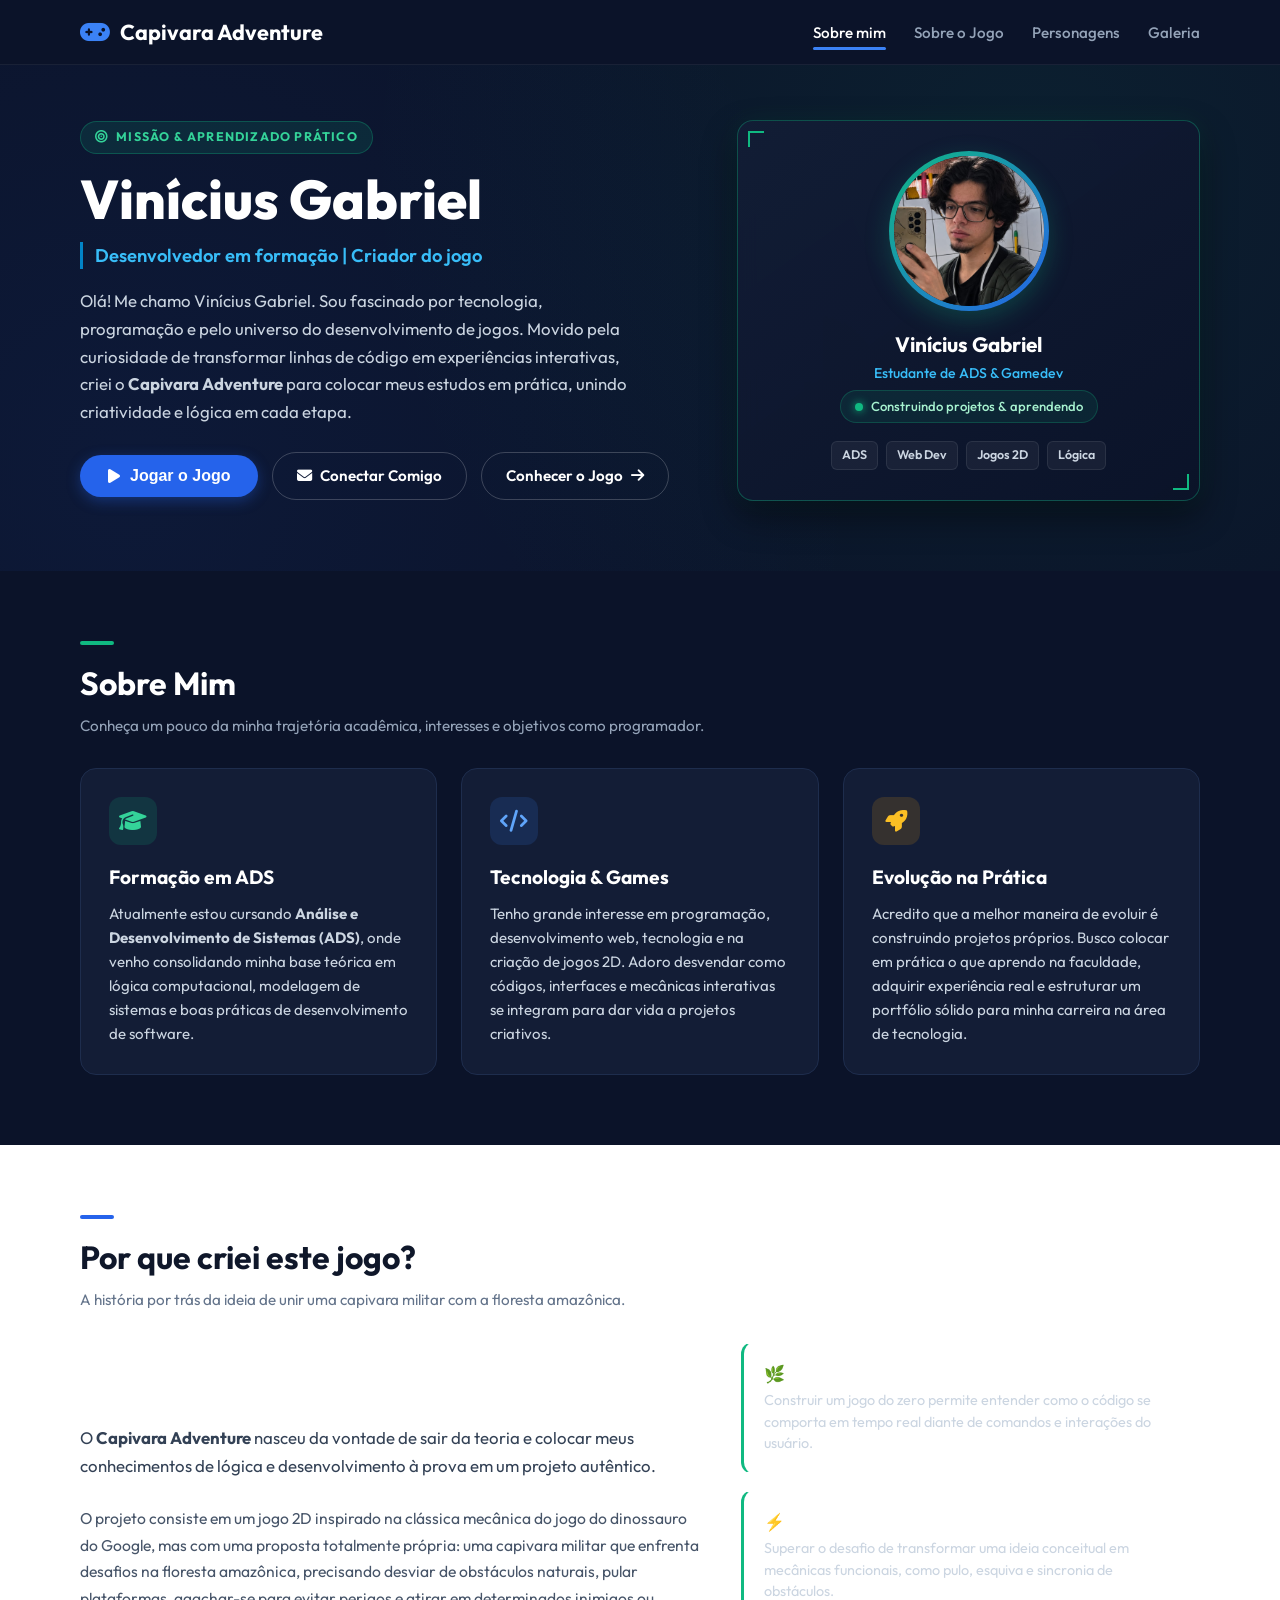
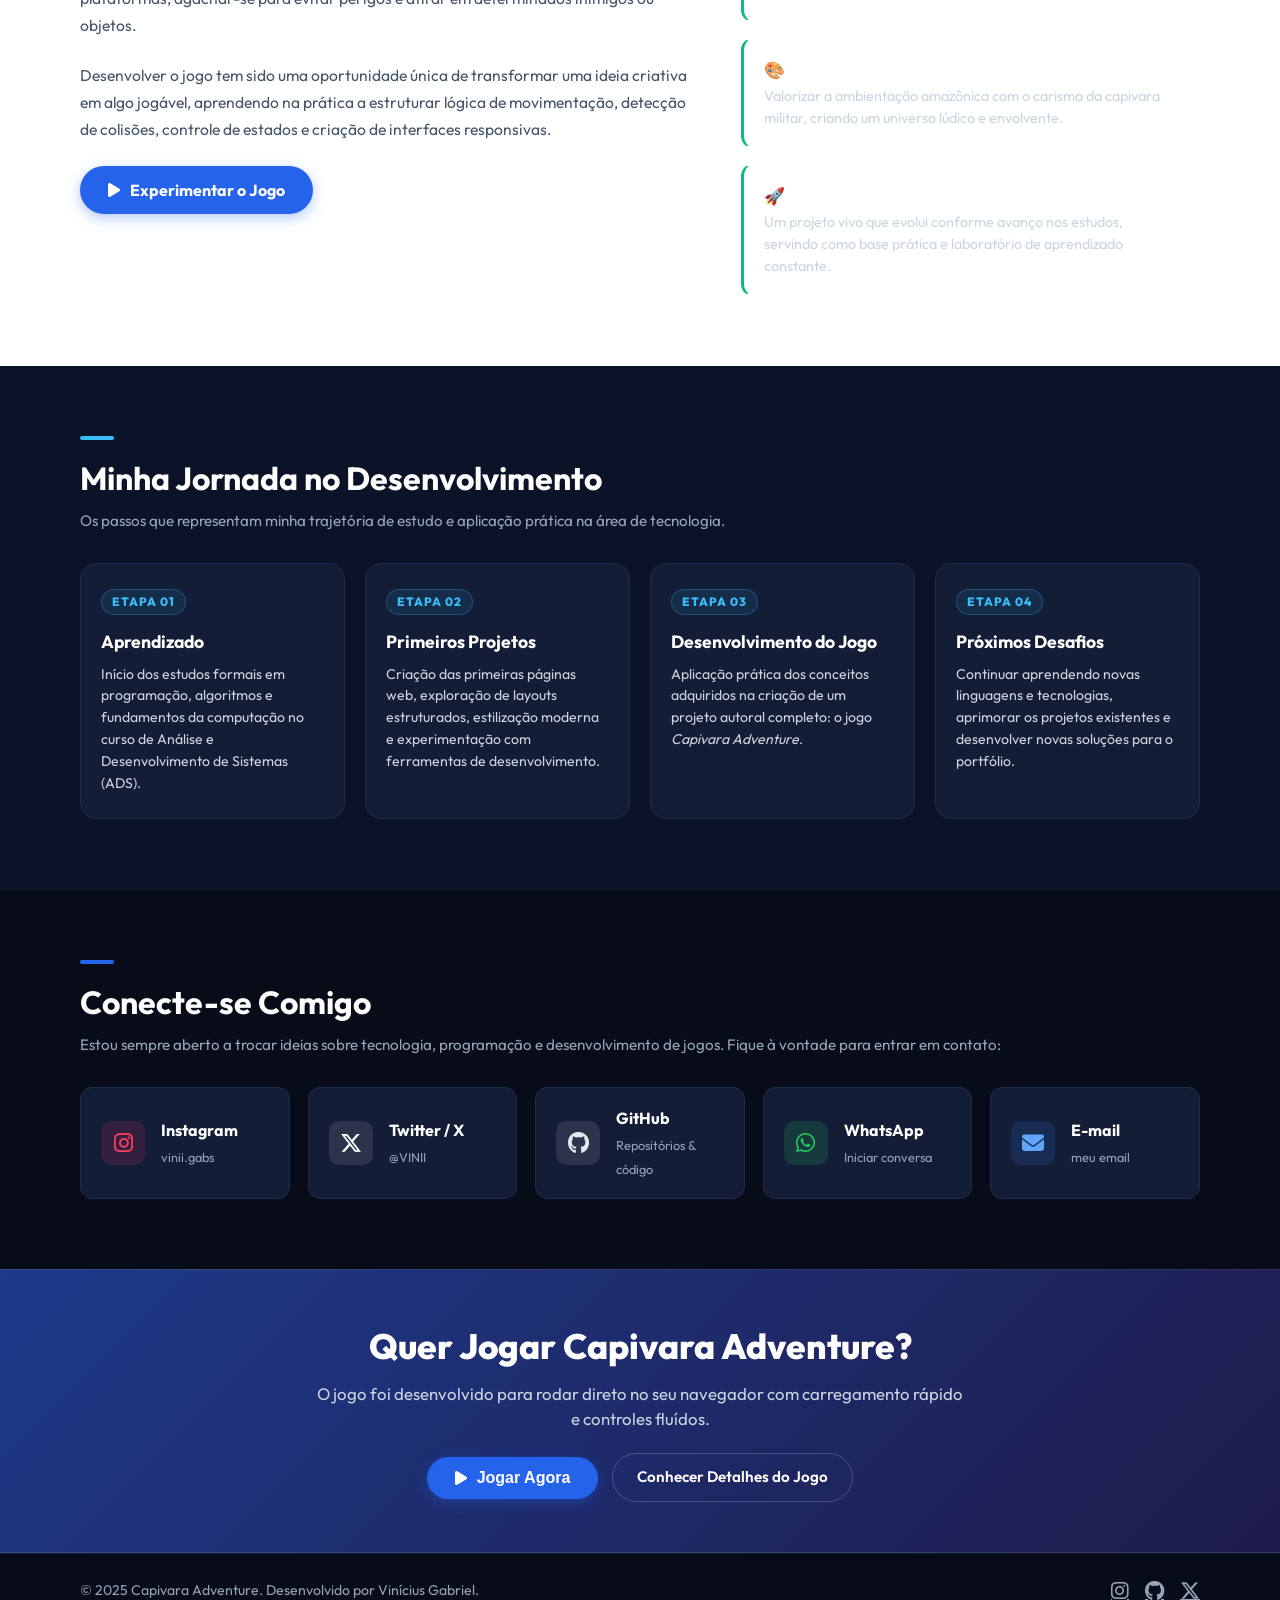
<file: index.html>
<!DOCTYPE html>
<html lang="pt-BR">
<head>
  <meta charset="UTF-8">
  <meta name="viewport" content="width=device-width, initial-scale=1.0">
  <title>Vinícius Gabriel - Sobre Mim | Desenvolvedor & Criador de Capivara Adventure</title>
  <meta name="description" content="Conheça Vinícius Gabriel, desenvolvedor em formação e criador do jogo Capivara Adventure. Trajetória, objetivos, motivação do projeto e canais de contato.">
  <link rel="preconnect" href="https://fonts.googleapis.com">
  <link rel="preconnect" href="https://fonts.gstatic.com" crossorigin>
  <link href="https://fonts.googleapis.com/css2?family=Outfit:wght@400;500;600;700;800&display=swap" rel="stylesheet">
  <link rel="stylesheet" href="https://cdnjs.cloudflare.com/ajax/libs/font-awesome/6.5.1/css/all.min.css">
  <link rel="stylesheet" href="style.css">
</head>
<body>

  <!-- Header / Navbar Padronizado -->
  <header class="navbar" id="topo">
    <div class="container nav-content">
      <a href="index.html" class="logo" id="logoLink" title="Capivara Adventure">
        <i class="fa-solid fa-gamepad logo-icon"></i>
        <span>Capivara Adventure</span>
      </a>
      <nav aria-label="Navegação Principal">
        <ul class="nav-links">
          <li><a href="index.html" class="nav-link active" id="navSobreMim">Sobre mim</a></li>
          <li><a href="sobre.html" class="nav-link" id="navSobre">Sobre o Jogo</a></li>
          <li><a href="personagens.html" class="nav-link" id="navPersonagens">Personagens</a></li>
          <li><a href="galeria.html" class="nav-link" id="navGaleria">Galeria</a></li>
        </ul>
      </nav>
    </div>
  </header>

  <!-- 3. Seção de Apresentação (Hero do Desenvolvedor) -->
  <section class="dev-hero">
    <div class="container dev-hero-grid">
      <div class="dev-hero-info">
        <div class="dev-kicker">
          <i class="fa-solid fa-bullseye"></i>
          Missão & Aprendizado Prático
        </div>
        <h1 class="dev-name">Vinícius Gabriel</h1>
        <div class="dev-role-badge">Desenvolvedor em formação | Criador do jogo</div>
        <p class="dev-bio">
          Olá! Me chamo Vinícius Gabriel. Sou fascinado por tecnologia, programação e pelo universo do desenvolvimento de jogos. Movido pela curiosidade de transformar linhas de código em experiências interativas, criei o <strong>Capivara Adventure</strong> para colocar meus estudos em prática, unindo criatividade e lógica em cada etapa.
        </p>

        <div class="hero-buttons">
          <button class="btn-play" id="btnJogarDev" type="button" onclick="window.location.href='game/indexx.html'">
            <i class="fa-solid fa-play"></i>
            Jogar o Jogo
          </button>
          <a href="#contato" class="btn-outline" id="btnContatoDev">
            <i class="fa-solid fa-envelope"></i>
            Conectar Comigo
          </a>
          <a href="sobre.html" class="btn-outline" id="btnConhecerJogoDev">
            Conhecer o Jogo <i class="fa-solid fa-arrow-right"></i>
          </a>
        </div>
      </div>

      <!-- Card Tático de Perfil do Desenvolvedor -->
      <div class="dev-avatar-card">
        <div class="dev-avatar-frame">
          <div class="dev-avatar-inner">
            <img src="assets/WhatsApp Image 2026-10-13 at 20.32.18 (1).jpeg" alt="Vinícius Gabriel">
          </div>
        </div>
        <h3 style="font-size: 1.3rem; font-weight: 700; color: #ffffff; margin-bottom: 2px;">Vinícius Gabriel</h3>
        <p style="font-size: 0.88rem; color: #38bdf8; font-weight: 500;">Estudante de ADS & Gamedev</p>
        
        <div class="dev-status-pill">
          <span class="status-dot"></span>
          <span>Construindo projetos & aprendendo</span>
        </div>

        <div class="dev-tags-row">
          <span class="dev-tag">ADS</span>
          <span class="dev-tag">Web Dev</span>
          <span class="dev-tag">Jogos 2D</span>
          <span class="dev-tag">Lógica</span>
        </div>
      </div>
    </div>
  </section>

  <!-- 4. Seção "Sobre mim" -->
  <section class="section section-dark" id="sobre-mim">
    <div class="container">
      <div class="dash-indicator" style="background-color: #10b981;"></div>
      <h2 class="section-title text-white">Sobre Mim</h2>
      <p class="section-subtitle">Conheça um pouco da minha trajetória acadêmica, interesses e objetivos como programador.</p>

      <div class="about-cards-grid">
        <!-- Card 1: Formação Acadêmica -->
        <div class="about-card">
          <div class="about-card-icon icon-green-trans">
            <i class="fa-solid fa-graduation-cap"></i>
          </div>
          <h3>Formação em ADS</h3>
          <p>
            Atualmente estou cursando <strong>Análise e Desenvolvimento de Sistemas (ADS)</strong>, onde venho consolidando minha base teórica em lógica computacional, modelagem de sistemas e boas práticas de desenvolvimento de software.
          </p>
        </div>

        <!-- Card 2: Interesses Tecnológicos -->
        <div class="about-card">
          <div class="about-card-icon icon-blue-trans">
            <i class="fa-solid fa-code"></i>
          </div>
          <h3>Tecnologia & Games</h3>
          <p>
            Tenho grande interesse em programação, desenvolvimento web, tecnologia e na criação de jogos 2D. Adoro desvendar como códigos, interfaces e mecânicas interativas se integram para dar vida a projetos criativos.
          </p>
        </div>

        <!-- Card 3: Prática e Portfólio -->
        <div class="about-card">
          <div class="about-card-icon icon-amber-trans">
            <i class="fa-solid fa-rocket"></i>
          </div>
          <h3>Evolução na Prática</h3>
          <p>
            Acredito que a melhor maneira de evoluir é construindo projetos próprios. Busco colocar em prática o que aprendo na faculdade, adquirir experiência real e estruturar um portfólio sólido para minha carreira na área de tecnologia.
          </p>
        </div>
      </div>
    </div>
  </section>

  <!-- 5. Seção "Por que criei este jogo?" -->
  <section class="section section-light" id="por-que-criei">
    <div class="container">
      <div class="dash-indicator"></div>
      <h2 class="section-title">Por que criei este jogo?</h2>
      <p class="section-subtitle-light">A história por trás da ideia de unir uma capivara militar com a floresta amazônica.</p>

      <div class="why-game-grid">
        <div class="why-story">
          <p class="section-text" style="font-size: 1.05rem; line-height: 1.7; color: #334155;">
            O <strong>Capivara Adventure</strong> nasceu da vontade de sair da teoria e colocar meus conhecimentos de lógica e desenvolvimento à prova em um projeto autêntico.
          </p>
          <p class="section-text" style="line-height: 1.7; color: #475569;">
            O projeto consiste em um jogo 2D inspirado na clássica mecânica do jogo do dinossauro do Google, mas com uma proposta totalmente própria: uma capivara militar que enfrenta desafios na floresta amazônica, precisando desviar de obstáculos naturais, pular plataformas, agachar-se para evitar perigos e atirar em determinados inimigos ou objetos.
          </p>
          <p class="section-text" style="line-height: 1.7; color: #475569;">
            Desenvolver o jogo tem sido uma oportunidade única de transformar uma ideia criativa em algo jogável, aprendendo na prática a estruturar lógica de movimentação, detecção de colisões, controle de estados e criação de interfaces responsivas.
          </p>
          <div style="margin-top: 20px;">
            <a href="game/indexx.html" class="btn-play" style="text-decoration: none;" id="btnTestarJogoWhy">
              <i class="fa-solid fa-play"></i>
              Experimentar o Jogo
            </a>
          </div>
        </div>

        <div class="why-features-list">
          <div class="why-feature-item">
            <h4>🌿 Aprender na Prática</h4>
            <p>Construir um jogo do zero permite entender como o código se comporta em tempo real diante de comandos e interações do usuário.</p>
          </div>

          <div class="why-feature-item">
            <h4>⚡ O Desafio de Criar</h4>
            <p>Superar o desafio de transformar uma ideia conceitual em mecânicas funcionais, como pulo, esquiva e sincronia de obstáculos.</p>
          </div>

          <div class="why-feature-item">
            <h4>🎨 Criatividade & Temática</h4>
            <p>Valorizar a ambientação amazônica com o carisma da capivara militar, criando um universo lúdico e envolvente.</p>
          </div>

          <div class="why-feature-item">
            <h4>🚀 Evolução Contínua</h4>
            <p>Um projeto vivo que evolui conforme avanço nos estudos, servindo como base prática e laboratório de aprendizado constante.</p>
          </div>
        </div>
      </div>
    </div>
  </section>

  <!-- 6. Seção "Minha jornada no desenvolvimento" -->
  <section class="section section-dark" id="jornada">
    <div class="container">
      <div class="dash-indicator" style="background-color: #38bdf8;"></div>
      <h2 class="section-title text-white">Minha Jornada no Desenvolvimento</h2>
      <p class="section-subtitle">Os passos que representam minha trajetória de estudo e aplicação prática na área de tecnologia.</p>

      <div class="timeline-grid">
        <!-- Etapa 1: Aprendizado -->
        <div class="timeline-step-card">
          <span class="step-num">ETAPA 01</span>
          <h3>Aprendizado</h3>
          <p>
            Início dos estudos formais em programação, algoritmos e fundamentos da computação no curso de Análise e Desenvolvimento de Sistemas (ADS).
          </p>
        </div>

        <!-- Etapa 2: Primeiros Projetos -->
        <div class="timeline-step-card">
          <span class="step-num">ETAPA 02</span>
          <h3>Primeiros Projetos</h3>
          <p>
            Criação das primeiras páginas web, exploração de layouts estruturados, estilização moderna e experimentação com ferramentas de desenvolvimento.
          </p>
        </div>

        <!-- Etapa 3: Desenvolvimento do Jogo -->
        <div class="timeline-step-card">
          <span class="step-num">ETAPA 03</span>
          <h3>Desenvolvimento do Jogo</h3>
          <p>
            Aplicação prática dos conceitos adquiridos na criação de um projeto autoral completo: o jogo <em>Capivara Adventure</em>.
          </p>
        </div>

        <!-- Etapa 4: Próximos Desafios -->
        <div class="timeline-step-card">
          <span class="step-num">ETAPA 04</span>
          <h3>Próximos Desafios</h3>
          <p>
            Continuar aprendendo novas linguagens e tecnologias, aprimorar os projetos existentes e desenvolver novas soluções para o portfólio.
          </p>
        </div>
      </div>
    </div>
  </section>

  <!-- 7. Seção "Conecte-se comigo" -->
  <section class="section section-dark" id="contato" style="background-color: #070c18; border-top: 1px solid rgba(255, 255, 255, 0.06);">
    <div class="container">
      <div class="dash-indicator" style="background-color: #2563eb;"></div>
      <h2 class="section-title text-white">Conecte-se Comigo</h2>
      <p class="section-subtitle">Estou sempre aberto a trocar ideias sobre tecnologia, programação e desenvolvimento de jogos. Fique à vontade para entrar em contato:</p>

      <div class="contact-cards-grid">
        <!-- 1. Instagram -->
        <a href="https://www.instagram.com/vinii.gabs/" target="_blank" rel="noopener noreferrer" class="contact-card-btn" id="linkInstagram">
          <div class="contact-icon-box icon-ig">
            <i class="fa-brands fa-instagram"></i>
          </div>
          <div class="contact-details">
            <h4>Instagram</h4>
            <span>vinii.gabs</span>
          </div>
        </a>

        <!-- 2. Twitter / X -->
        <a href="https://x.com/Viniciu83441354" target="_blank" rel="noopener noreferrer" class="contact-card-btn" id="linkTwitterX">
          <div class="contact-icon-box icon-x">
            <i class="fa-brands fa-x-twitter"></i>
          </div>
          <div class="contact-details">
            <h4>Twitter / X</h4>
            <span>@VINII</span>
          </div>
        </a>

        <!-- 3. GitHub -->
        <a href="https://github.com/vinii-gabss" target="_blank" rel="noopener noreferrer" class="contact-card-btn" id="linkGitHub">
          <div class="contact-icon-box icon-gh">
            <i class="fa-brands fa-github"></i>
          </div>
          <div class="contact-details">
            <h4>GitHub</h4>
            <span>Repositórios & código</span>
          </div>
        </a>

        <!-- 4. WhatsApp -->
        <a href="https://wa.me/44988351698" target="_blank" rel="noopener noreferrer" class="contact-card-btn" id="linkWhatsApp">
          <div class="contact-icon-box icon-wa">
            <i class="fa-brands fa-whatsapp"></i>
          </div>
          <div class="contact-details">
            <h4>WhatsApp</h4>
            <span>Iniciar conversa</span>
          </div>
        </a>

        <!-- 5. E-mail -->
        <a href="mailto:vinicius.g.ferreira.alves@gmail.com" class="contact-card-btn" id="linkEmail">
          <div class="contact-icon-box icon-mail">
            <i class="fa-solid fa-envelope"></i>
          </div>
          <div class="contact-details">
            <h4>E-mail</h4>
            <span>meu email</span>
          </div>
        </a>
      </div>
    </div>
  </section>

  <!-- CTA Banner de Retorno / Jogar -->
  <section class="cta-section">
    <div class="container cta-content">
      <h2 class="cta-title">Quer Jogar Capivara Adventure?</h2>
      <p class="cta-text">O jogo foi desenvolvido para rodar direto no seu navegador com carregamento rápido e controles fluídos.</p>
      <div class="hero-buttons" style="justify-content: center;">
        <button class="btn-play" id="btnCtaJogarIndex" type="button" onclick="window.location.href='game/indexx.html'">
          <i class="fa-solid fa-play"></i>
          Jogar Agora
        </button>
        <a href="sobre.html" class="btn-outline" id="btnCtaSobreJogo">
          Conhecer Detalhes do Jogo
        </a>
      </div>
    </div>
  </section>

  <!-- Footer -->
  <footer class="footer">
    <div class="container footer-content">
      <p class="footer-copy">© 2025 Capivara Adventure. Desenvolvido por Vinícius Gabriel.</p>
      <div class="footer-socials">
        <a href="https://www.instagram.com/vinii.gabs/" target="_blank" rel="noopener noreferrer" aria-label="Instagram">
          <i class="fa-brands fa-instagram"></i>
        </a>
        <a href="https://github.com/vinii-gabss" target="_blank" rel="noopener noreferrer" aria-label="GitHub">
          <i class="fa-brands fa-github"></i>
        </a>
        <a href="https://x.com/Viniciu83441354" target="_blank" rel="noopener noreferrer" aria-label="Twitter / X">
          <i class="fa-brands fa-x-twitter"></i>
        </a>
      </div>
    </div>
  </footer>

  <script src="script.js"></script>
</body>
</html>
</file>
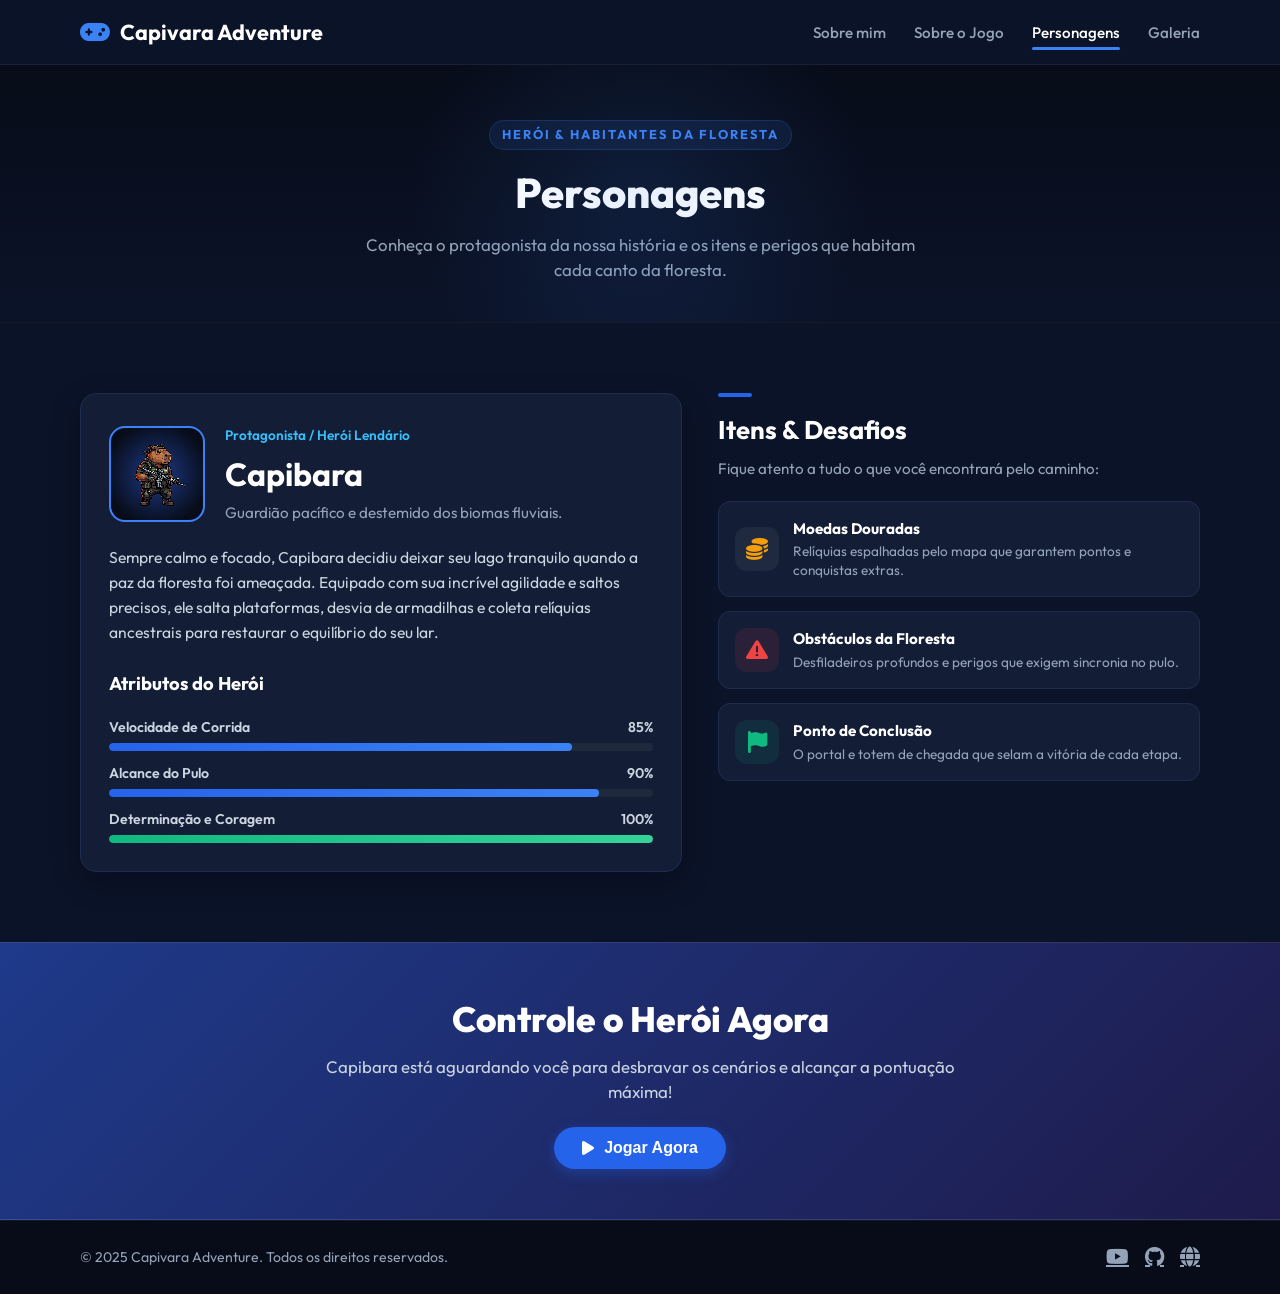
<file: personagens.html>
<!DOCTYPE html>
<html lang="pt-BR">
<head>
  <meta charset="UTF-8">
  <meta name="viewport" content="width=device-width, initial-scale=1.0">
  <title>Personagens - Capivara Adventure</title>
  <meta name="description" content="Conheça o herói Capibara, seus atributos e os elementos do mundo de Capivara Adventure.">
  <link rel="preconnect" href="https://fonts.googleapis.com">
  <link rel="preconnect" href="https://fonts.gstatic.com" crossorigin>
  <link href="https://fonts.googleapis.com/css2?family=Outfit:wght@400;500;600;700;800&display=swap" rel="stylesheet">
  <link rel="stylesheet" href="https://cdnjs.cloudflare.com/ajax/libs/font-awesome/6.5.1/css/all.min.css">
  <link rel="stylesheet" href="style.css">
</head>
<body>

  <!-- Header / Navbar -->
  <header class="navbar" id="topo">
    <div class="container nav-content">
      <a href="index.html" class="logo" id="logoLink">
        <i class="fa-solid fa-gamepad logo-icon"></i>
        <span>Capivara Adventure</span>
      </a>
      <nav aria-label="Navegação Principal">
        <ul class="nav-links">
          <li><a href="index.html" class="nav-link" id="navSobreMim">Sobre mim</a></li>
          <li><a href="sobre.html" class="nav-link" id="navSobre">Sobre o Jogo</a></li>
          <li><a href="personagens.html" class="nav-link active" id="navPersonagens">Personagens</a></li>
          <li><a href="galeria.html" class="nav-link" id="navGaleria">Galeria</a></li>
        </ul>
      </nav>
    </div>
  </header>

  <!-- Banner do Cabeçalho da Página -->
  <div class="page-header">
    <div class="container">
      <span class="kicker">HERÓI & HABITANTES DA FLORESTA</span>
      <h1 class="page-header-title">Personagens</h1>
      <p class="page-header-desc">Conheça o protagonista da nossa história e os itens e perigos que habitam cada canto da floresta.</p>
    </div>
  </div>

  <!-- Conteúdo Principal de Personagens -->
  <main class="section section-dark">
    <div class="container">
      <div class="characters-layout">
        
        <!-- Ficha do Herói Principal -->
        <div class="character-card-detailed">
          <div class="character-hero-header">
            <div class="avatar-box-lg">
              <img src="assets/shared-0-sheet3.webp" alt="Capibara Herói">
            </div>
            <div>
              <span class="character-role">Protagonista / Herói Lendário</span>
              <h2 class="character-name" style="font-size: 2rem; margin-top: 4px;">Capibara</h2>
              <p style="color: var(--text-light-muted); font-size: 0.95rem; margin-top: 4px;">Guardião pacífico e destemido dos biomas fluviais.</p>
            </div>
          </div>

          <p class="section-text" style="color: #cbd5e1; margin-bottom: 24px;">
            Sempre calmo e focado, Capibara decidiu deixar seu lago tranquilo quando a paz da floresta foi ameaçada. Equipado com sua incrível agilidade e saltos precisos, ele salta plataformas, desvia de armadilhas e coleta relíquias ancestrais para restaurar o equilíbrio do seu lar.
          </p>

          <h3 style="color: #ffffff; font-size: 1.15rem; font-weight: 700; margin-bottom: 14px;">Atributos do Herói</h3>
          
          <div class="stats-list">
            <div class="stat-row">
              <div class="stat-label-wrap">
                <span>Velocidade de Corrida</span>
                <span>85%</span>
              </div>
              <div class="stat-bar">
                <div class="stat-fill" style="width: 85%;"></div>
              </div>
            </div>

            <div class="stat-row">
              <div class="stat-label-wrap">
                <span>Alcance do Pulo</span>
                <span>90%</span>
              </div>
              <div class="stat-bar">
                <div class="stat-fill" style="width: 90%;"></div>
              </div>
            </div>

            <div class="stat-row">
              <div class="stat-label-wrap">
                <span>Determinação e Coragem</span>
                <span>100%</span>
              </div>
              <div class="stat-bar">
                <div class="stat-fill" style="width: 100%; background: linear-gradient(90deg, #10b981, #34d399);"></div>
              </div>
            </div>
          </div>
        </div>

        <!-- Elementos & Interações do Jogo -->
        <div>
          <div class="dash-indicator"></div>
          <h3 class="section-title text-white" style="font-size: 1.6rem; margin-bottom: 8px;">Itens & Desafios</h3>
          <p class="section-subtitle" style="margin-bottom: 20px;">Fique atento a tudo o que você encontrará pelo caminho:</p>

          <div class="items-grid">
            <!-- Item 1: Moedas Douradas -->
            <div class="item-card">
              <div class="item-icon-box">
                <i class="fa-solid fa-coins"></i>
              </div>
              <div class="item-info">
                <h4>Moedas Douradas</h4>
                <p>Relíquias espalhadas pelo mapa que garantem pontos e conquistas extras.</p>
              </div>
            </div>

            <!-- Item 2: Espinhos e Armadilhas -->
            <div class="item-card">
              <div class="item-icon-box" style="color: #ef4444; background: rgba(239, 68, 68, 0.1);">
                <i class="fa-solid fa-triangle-exclamation"></i>
              </div>
              <div class="item-info">
                <h4>Obstáculos da Floresta</h4>
                <p>Desfiladeiros profundos e perigos que exigem sincronia no pulo.</p>
              </div>
            </div>

            <!-- Item 3: Bandeira Final -->
            <div class="item-card">
              <div class="item-icon-box" style="color: #10b981; background: rgba(16, 185, 129, 0.1);">
                <i class="fa-solid fa-flag"></i>
              </div>
              <div class="item-info">
                <h4>Ponto de Conclusão</h4>
                <p>O portal e totem de chegada que selam a vitória de cada etapa.</p>
              </div>
            </div>
          </div>
        </div>

      </div>
    </div>
  </main>

  <!-- CTA Banner -->
  <section class="cta-section">
    <div class="container cta-content">
      <h2 class="cta-title">Controle o Herói Agora</h2>
      <p class="cta-text">Capibara está aguardando você para desbravar os cenários e alcançar a pontuação máxima!</p>
      <button class="btn-play" id="btnJogarPersonagens" type="button" onclick="window.location.href='game/indexx.html'">
        <i class="fa-solid fa-play"></i>
        Jogar Agora
      </button>
    </div>
  </section>

  <!-- Footer -->
  <footer class="footer">
    <div class="container footer-content">
      <p class="footer-copy">© 2025 Capivara Adventure. Todos os direitos reservados.</p>
      <div class="footer-socials">
        <a href="#" aria-label="YouTube">
          <i class="fa-brands fa-youtube"></i>
        </a>
        <a href="https://github.com/vinii-gabss" target="_blank" rel="noopener noreferrer" aria-label="GitHub">
          <i class="fa-brands fa-github"></i>
        </a>
        <a href="index.html" aria-label="Website">
          <i class="fa-solid fa-globe"></i>
        </a>
      </div>
    </div>
  </footer>

  <script src="script.js"></script>
</body>
</html>
</file>
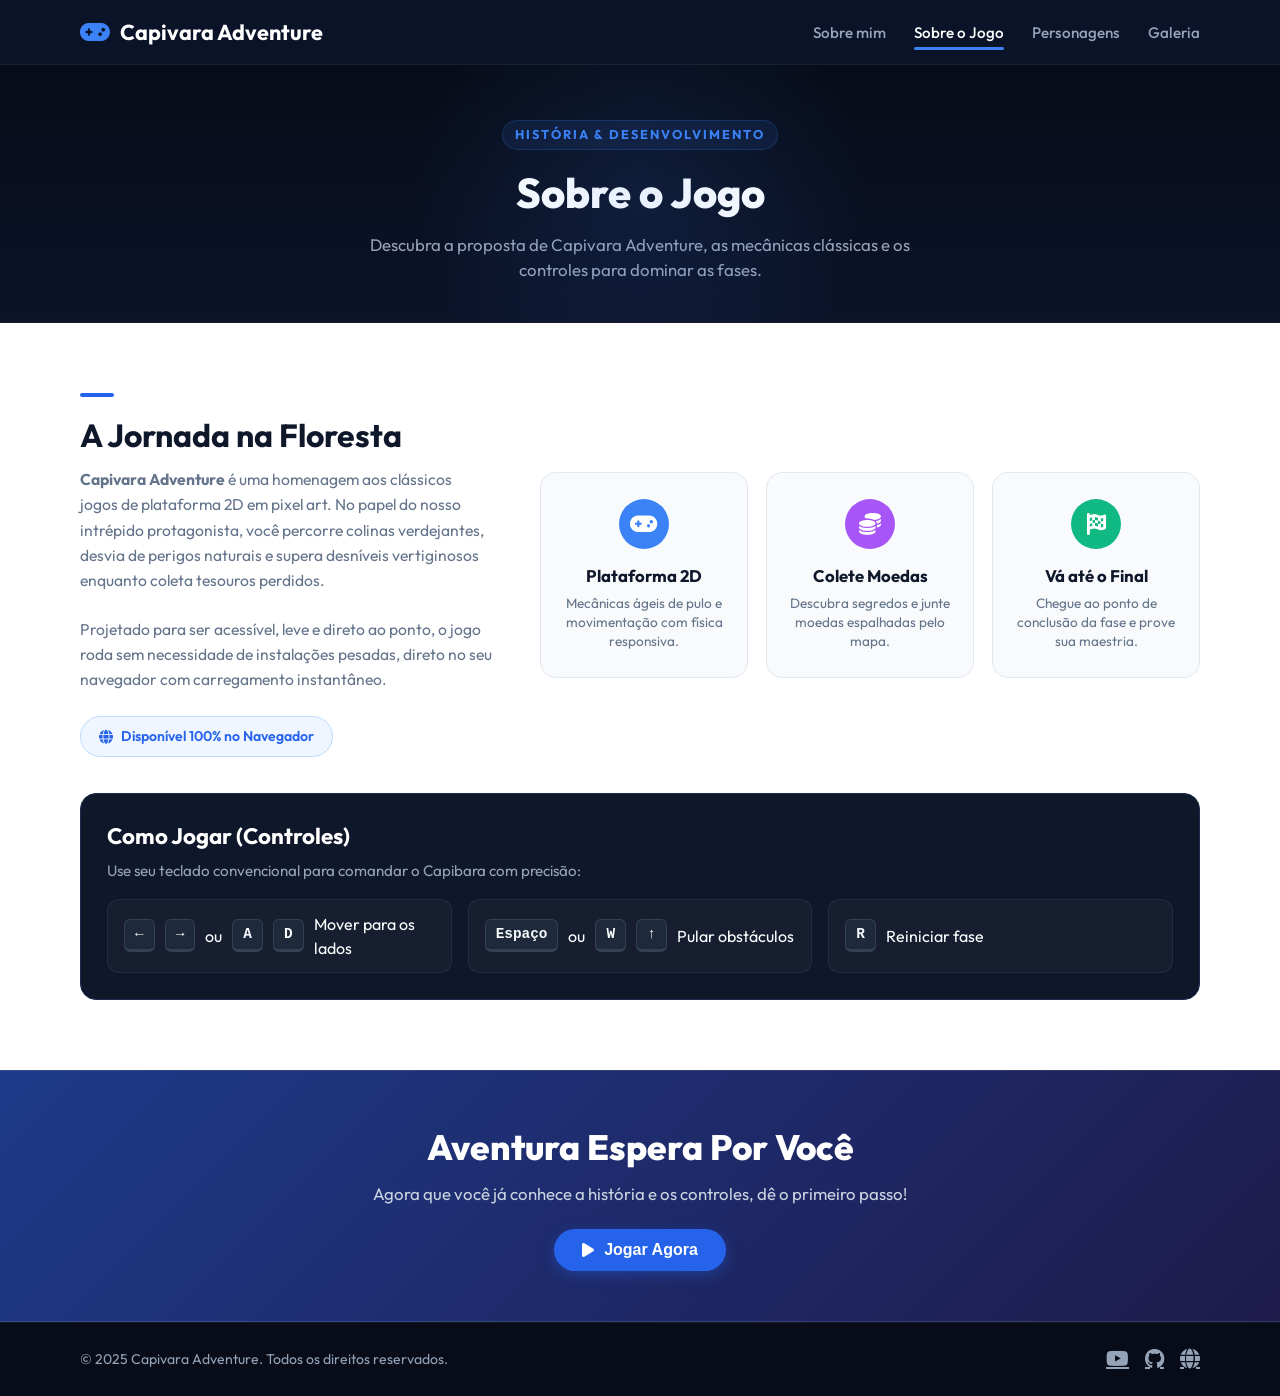
<file: sobre.html>
<!DOCTYPE html>
<html lang="pt-BR">
<head>
  <meta charset="UTF-8">
  <meta name="viewport" content="width=device-width, initial-scale=1.0">
  <title>Sobre o Jogo - Capivara Adventure</title>
  <meta name="description" content="Saiba tudo sobre o jogo Capivara Adventure: história, mecânicas 2D, controles e objetivos.">
  <link rel="preconnect" href="https://fonts.googleapis.com">
  <link rel="preconnect" href="https://fonts.gstatic.com" crossorigin>
  <link href="https://fonts.googleapis.com/css2?family=Outfit:wght@400;500;600;700;800&display=swap" rel="stylesheet">
  <link rel="stylesheet" href="https://cdnjs.cloudflare.com/ajax/libs/font-awesome/6.5.1/css/all.min.css">
  <link rel="stylesheet" href="style.css">
</head>
<body>

  <!-- Header / Navbar -->
  <header class="navbar" id="topo">
    <div class="container nav-content">
      <a href="index.html" class="logo" id="logoLink">
        <i class="fa-solid fa-gamepad logo-icon"></i>
        <span>Capivara Adventure</span>
      </a>
      <nav aria-label="Navegação Principal">
        <ul class="nav-links">
          <li><a href="index.html" class="nav-link" id="navSobreMim">Sobre mim</a></li>
          <li><a href="sobre.html" class="nav-link active" id="navSobre">Sobre o Jogo</a></li>
          <li><a href="personagens.html" class="nav-link" id="navPersonagens">Personagens</a></li>
          <li><a href="galeria.html" class="nav-link" id="navGaleria">Galeria</a></li>
        </ul>
      </nav>
    </div>
  </header>

  <!-- Banner do Cabeçalho da Página -->
  <div class="page-header">
    <div class="container">
      <span class="kicker">HISTÓRIA & DESENVOLVIMENTO</span>
      <h1 class="page-header-title">Sobre o Jogo</h1>
      <p class="page-header-desc">Descubra a proposta de Capivara Adventure, as mecânicas clássicas e os controles para dominar as fases.</p>
    </div>
  </div>

  <!-- Conteúdo Principal de Sobre -->
  <main class="section section-light">
    <div class="container">
      <div class="sobre-grid">
        <div class="sobre-info">
          <div class="dash-indicator"></div>
          <h2 class="section-title">A Jornada na Floresta</h2>
          <p class="section-text">
            <strong>Capivara Adventure</strong> é uma homenagem aos clássicos jogos de plataforma 2D em pixel art. No papel do nosso intrépido protagonista, você percorre colinas verdejantes, desvia de perigos naturais e supera desníveis vertiginosos enquanto coleta tesouros perdidos.
          </p>
          <p class="section-text">
            Projetado para ser acessível, leve e direto ao ponto, o jogo roda sem necessidade de instalações pesadas, direto no seu navegador com carregamento instantâneo.
          </p>
          <div class="badge-tag" id="badgeNavegador">
            <i class="fa-solid fa-globe"></i>
            Disponível 100% no Navegador
          </div>
        </div>

        <div class="cards-grid">
          <div class="feature-card">
            <div class="icon-circle icon-blue">
              <i class="fa-solid fa-gamepad"></i>
            </div>
            <h3>Plataforma 2D</h3>
            <p>Mecânicas ágeis de pulo e movimentação com física responsiva.</p>
          </div>

          <div class="feature-card">
            <div class="icon-circle icon-purple">
              <i class="fa-solid fa-coins"></i>
            </div>
            <h3>Colete Moedas</h3>
            <p>Descubra segredos e junte moedas espalhadas pelo mapa.</p>
          </div>

          <div class="feature-card">
            <div class="icon-circle icon-green">
              <i class="fa-solid fa-flag-checkered"></i>
            </div>
            <h3>Vá até o Final</h3>
            <p>Chegue ao ponto de conclusão da fase e prove sua maestria.</p>
          </div>
        </div>
      </div>

      <!-- Caixa de Controles do Jogo -->
      <div class="controls-box">
        <h3 style="font-size: 1.4rem; font-weight: 700; margin-bottom: 6px;">Como Jogar (Controles)</h3>
        <p style="color: var(--text-light-muted); font-size: 0.95rem;">Use seu teclado convencional para comandar o Capibara com precisão:</p>
        
        <div class="controls-grid">
          <div class="control-item">
            <span class="key-badge">←</span>
            <span class="key-badge">→</span>
            <span>ou</span>
            <span class="key-badge">A</span>
            <span class="key-badge">D</span>
            <span>Mover para os lados</span>
          </div>

          <div class="control-item">
            <span class="key-badge">Espaço</span>
            <span>ou</span>
            <span class="key-badge">W</span>
            <span class="key-badge">↑</span>
            <span>Pular obstáculos</span>
          </div>

          <div class="control-item">
            <span class="key-badge">R</span>
            <span>Reiniciar fase</span>
          </div>
        </div>
      </div>
    </div>
  </main>

  <!-- CTA Banner -->
  <section class="cta-section">
    <div class="container cta-content">
      <h2 class="cta-title">Aventura Espera Por Você</h2>
      <p class="cta-text">Agora que você já conhece a história e os controles, dê o primeiro passo!</p>
      <button class="btn-play" id="btnJogarSobre" type="button" onclick="window.location.href='game/indexx.html'">
        <i class="fa-solid fa-play"></i>
        Jogar Agora
      </button>
    </div>
  </section>

  <!-- Footer -->
  <footer class="footer">
    <div class="container footer-content">
      <p class="footer-copy">© 2025 Capivara Adventure. Todos os direitos reservados.</p>
      <div class="footer-socials">
        <a href="#" aria-label="YouTube">
          <i class="fa-brands fa-youtube"></i>
        </a>
        <a href="https://github.com/vinii-gabss" target="_blank" rel="noopener noreferrer" aria-label="GitHub">
          <i class="fa-brands fa-github"></i>
        </a>
        <a href="index.html" aria-label="Website">
          <i class="fa-solid fa-globe"></i>
        </a>
      </div>
    </div>
  </footer>

  <script src="script.js"></script>
</body>
</html>
</file>
<file: style.css>
/* ===================================================
   Capivara Adventure - Estilos Principais Otimizados
   =================================================== */

:root {
  --bg-dark: #0b1329;
  --bg-darker: #070c18;
  --bg-card-dark: #131d36;
  --border-dark: #1e2d4d;
  --bg-light: #ffffff;
  --bg-card-light: #f8fafc;
  --border-light: #e2e8f0;
  --primary-blue: #2563eb;
  --primary-blue-hover: #1d4ed8;
  --accent-blue: #3b82f6;
  --text-dark: #0f172a;
  --text-muted: #64748b;
  --text-light-muted: #94a3b8;
  --radius-lg: 16px;
  --radius-md: 12px;
  --radius-full: 9999px;
  --font-family: 'Outfit', -apple-system, BlinkMacSystemFont, sans-serif;
}

* {
  margin: 0;
  padding: 0;
  box-sizing: border-box;
}

html {
  scroll-behavior: smooth;
}

html, body {
  font-family: var(--font-family);
  background-color: var(--bg-dark);
  color: #ffffff;
  line-height: 1.5;
  overflow-x: hidden;
}

.container {
  width: 90%;
  max-width: 1120px;
  margin: 0 auto;
}

/* ---------------- Header & Navbar ---------------- */
.navbar {
  position: sticky;
  top: 0;
  z-index: 100;
  background-color: var(--bg-dark);
  border-bottom: 1px solid rgba(255, 255, 255, 0.06);
  padding: 16px 0;
}

.nav-content {
  display: flex;
  align-items: center;
  justify-content: space-between;
}

.logo {
  display: flex;
  align-items: center;
  gap: 10px;
  text-decoration: none;
  color: #ffffff;
  font-weight: 700;
  font-size: 1.35rem;
}

.logo-icon {
  font-size: 1.5rem;
  color: var(--accent-blue);
  display: inline-flex;
  align-items: center;
  justify-content: center;
}

.nav-links {
  display: flex;
  list-style: none;
  gap: 28px;
}

.nav-link {
  text-decoration: none;
  color: var(--text-light-muted);
  font-size: 0.95rem;
  font-weight: 500;
  position: relative;
  padding-bottom: 4px;
  transition: color 0.2s;
}

.nav-link:hover,
.nav-link.active {
  color: #ffffff;
}

.nav-link.active::after {
  content: '';
  position: absolute;
  bottom: -4px;
  left: 0;
  width: 100%;
  height: 3px;
  background-color: var(--accent-blue);
  border-radius: 2px;
}

/* ---------------- Cabeçalho das Páginas Internas ---------------- */
.page-header {
  background: linear-gradient(180deg, var(--bg-darker) 0%, var(--bg-dark) 100%);
  padding: 55px 0 40px;
  border-bottom: 1px solid rgba(255, 255, 255, 0.06);
  text-align: center;
  position: relative;
  overflow: hidden;
}

.page-header::before {
  content: '';
  position: absolute;
  top: 0;
  left: 50%;
  transform: translateX(-50%);
  width: 600px;
  height: 100%;
  background: radial-gradient(circle, rgba(59, 130, 246, 0.12) 0%, transparent 70%);
  pointer-events: none;
}

.page-header .kicker {
  display: inline-block;
  font-size: 0.8rem;
  font-weight: 700;
  letter-spacing: 2px;
  color: var(--accent-blue);
  background: rgba(59, 130, 246, 0.1);
  padding: 4px 12px;
  border-radius: var(--radius-full);
  border: 1px solid rgba(59, 130, 246, 0.2);
  margin-bottom: 12px;
}

.page-header-title {
  font-size: 2.6rem;
  font-weight: 800;
  color: #ffffff;
  margin-bottom: 8px;
}

.page-header-desc {
  color: var(--text-light-muted);
  font-size: 1.05rem;
  max-width: 580px;
  margin: 0 auto;
}

/* ---------------- Hero Section (Home) ---------------- */
.hero {
  background-color: var(--bg-dark);
  padding: 50px 0 65px;
}

.hero-grid {
  display: grid;
  grid-template-columns: 1fr 1.15fr;
  align-items: center;
  gap: 48px;
}

.kicker {
  display: block;
  font-size: 0.78rem;
  font-weight: 700;
  letter-spacing: 2px;
  color: var(--text-light-muted);
  margin-bottom: 12px;
}

.hero-title {
  font-size: 3.5rem;
  font-weight: 800;
  line-height: 1.1;
  color: #ffffff;
  margin-bottom: 18px;
}

.hero-title .highlight {
  color: var(--accent-blue);
}

.hero-desc {
  font-size: 1.05rem;
  color: #cbd5e1;
  line-height: 1.6;
  margin-bottom: 26px;
  max-width: 440px;
}

.hero-buttons {
  display: flex;
  gap: 14px;
  flex-wrap: wrap;
  align-items: center;
}

.btn-play {
  display: inline-flex;
  align-items: center;
  gap: 10px;
  background-color: var(--primary-blue);
  color: #ffffff;
  border: none;
  border-radius: var(--radius-full);
  padding: 12px 28px;
  font-size: 1rem;
  font-weight: 700;
  cursor: pointer;
  box-shadow: 0 4px 14px rgba(37, 99, 235, 0.35);
  transition: all 0.2s;
}

.btn-play:hover {
  background-color: var(--primary-blue-hover);
  transform: translateY(-2px);
  box-shadow: 0 6px 20px rgba(37, 99, 235, 0.45);
}

.btn-outline {
  display: inline-flex;
  align-items: center;
  gap: 8px;
  background: transparent;
  color: #ffffff;
  border: 1px solid rgba(255, 255, 255, 0.2);
  border-radius: var(--radius-full);
  padding: 12px 24px;
  font-size: 0.95rem;
  font-weight: 600;
  text-decoration: none;
  cursor: pointer;
  transition: all 0.2s;
}

.btn-outline:hover {
  border-color: var(--accent-blue);
  background: rgba(59, 130, 246, 0.1);
  transform: translateY(-2px);
}

.hero-preview {
  border-radius: var(--radius-lg);
  overflow: hidden;
  box-shadow: 0 20px 40px rgba(0, 0, 0, 0.45);
}

.pixel-art-img {
  width: 100%;
  height: auto;
  display: block;
  image-rendering: pixelated;
}

/* ---------------- Seções Globais ---------------- */
.section {
  padding: 70px 0;
}

.section-light {
  background-color: var(--bg-light);
  color: var(--text-dark);
}

.section-dark {
  background-color: var(--bg-dark);
  color: #ffffff;
}

.dash-indicator {
  width: 34px;
  height: 4px;
  background-color: var(--primary-blue);
  border-radius: 2px;
  margin-bottom: 14px;
}

.section-title {
  font-size: 2rem;
  font-weight: 700;
  margin-bottom: 8px;
}

.section-title.text-white {
  color: #ffffff;
}

.section-text {
  color: var(--text-muted);
  line-height: 1.6;
  font-size: 0.98rem;
  margin-bottom: 24px;
}

.section-subtitle,
.section-subtitle-light {
  font-size: 0.95rem;
  margin-bottom: 30px;
}

.section-subtitle {
  color: var(--text-light-muted);
}

.section-subtitle-light {
  color: var(--text-muted);
}

/* ---------------- Cards da Home (Explore) ---------------- */
.explore-grid {
  display: grid;
  grid-template-columns: repeat(3, 1fr);
  gap: 24px;
  margin-top: 20px;
}

.explore-card {
  background: var(--bg-card-dark);
  border: 1px solid var(--border-dark);
  border-radius: var(--radius-lg);
  padding: 26px;
  display: flex;
  flex-direction: column;
  justify-content: space-between;
  text-decoration: none;
  color: inherit;
  transition: all 0.25s;
}

.explore-card:hover {
  transform: translateY(-4px);
  border-color: rgba(59, 130, 246, 0.5);
  box-shadow: 0 12px 30px rgba(0, 0, 0, 0.4);
}

.explore-card-icon {
  width: 48px;
  height: 48px;
  border-radius: var(--radius-md);
  background: rgba(59, 130, 246, 0.15);
  color: var(--accent-blue);
  display: flex;
  align-items: center;
  justify-content: center;
  margin-bottom: 16px;
}

.explore-card h3 {
  font-size: 1.2rem;
  font-weight: 700;
  color: #ffffff;
  margin-bottom: 8px;
}

.explore-card p {
  color: var(--text-light-muted);
  font-size: 0.92rem;
  line-height: 1.5;
}

.btn-card-link {
  display: inline-flex;
  align-items: center;
  gap: 6px;
  color: var(--accent-blue);
  font-weight: 600;
  font-size: 0.95rem;
  margin-top: 16px;
  transition: all 0.2s;
}

.explore-card:hover .btn-card-link {
  color: #60a5fa;
  gap: 10px;
}

/* ---------------- Página Sobre Mim (Desenvolvedor) ---------------- */
.dev-hero {
  background: radial-gradient(circle at 80% 20%, rgba(16, 185, 129, 0.08) 0%, transparent 60%),
              radial-gradient(circle at 10% 80%, rgba(37, 99, 235, 0.08) 0%, transparent 60%),
              var(--bg-dark);
  padding: 55px 0 70px;
  position: relative;
}

.dev-hero-grid {
  display: grid;
  grid-template-columns: 1.25fr 0.95fr;
  align-items: center;
  gap: 48px;
}

.dev-kicker {
  display: inline-flex;
  align-items: center;
  gap: 8px;
  background: rgba(16, 185, 129, 0.12);
  border: 1px solid rgba(16, 185, 129, 0.3);
  color: #34d399;
  font-size: 0.78rem;
  font-weight: 700;
  letter-spacing: 1.2px;
  padding: 6px 14px;
  border-radius: var(--radius-full);
  margin-bottom: 16px;
  text-transform: uppercase;
}

.dev-name {
  font-size: 3.4rem;
  font-weight: 800;
  line-height: 1.1;
  color: #ffffff;
  margin-bottom: 12px;
}

.dev-role-badge {
  display: inline-block;
  color: #38bdf8;
  font-size: 1.15rem;
  font-weight: 600;
  margin-bottom: 18px;
  border-left: 3px solid #0284c7;
  padding-left: 12px;
}

.dev-bio {
  font-size: 1.05rem;
  color: #cbd5e1;
  line-height: 1.65;
  margin-bottom: 26px;
  max-width: 560px;
}

/* Moldura do Avatar / Foto de Perfil com temática Militar / Florestal */
.dev-avatar-card {
  background: linear-gradient(145deg, rgba(19, 29, 54, 0.92) 0%, rgba(11, 19, 41, 0.96) 100%);
  border: 1px solid rgba(16, 185, 129, 0.35);
  border-radius: var(--radius-lg);
  padding: 30px;
  box-shadow: 0 15px 35px rgba(0, 0, 0, 0.45), 0 0 25px rgba(16, 185, 129, 0.1);
  position: relative;
  text-align: center;
  backdrop-filter: blur(10px);
}

.dev-avatar-card::before {
  content: '';
  position: absolute;
  top: 10px;
  left: 10px;
  width: 14px;
  height: 14px;
  border-top: 2px solid #10b981;
  border-left: 2px solid #10b981;
}

.dev-avatar-card::after {
  content: '';
  position: absolute;
  bottom: 10px;
  right: 10px;
  width: 14px;
  height: 14px;
  border-bottom: 2px solid #10b981;
  border-right: 2px solid #10b981;
}

.dev-avatar-frame {
  width: 160px;
  height: 160px;
  margin: 0 auto 18px;
  border-radius: 50%;
  padding: 5px;
  background: linear-gradient(135deg, #10b981 0%, #2563eb 100%);
  box-shadow: 0 8px 24px rgba(16, 185, 129, 0.25);
  display: flex;
  align-items: center;
  justify-content: center;
}

.dev-avatar-inner {
  width: 100%;
  height: 100%;
  border-radius: 50%;
  background: radial-gradient(circle, #131d36 0%, #070c18 90%);
  display: flex;
  align-items: center;
  justify-content: center;
  overflow: hidden;
  color: #38bdf8;
}

.dev-avatar-inner img {
  width: 100%;
  height: 100%;
  object-fit: cover;
  object-position: center 20%;
  display: block;
}

.dev-status-pill {
  display: inline-flex;
  align-items: center;
  gap: 8px;
  background: rgba(16, 185, 129, 0.1);
  border: 1px solid rgba(16, 185, 129, 0.25);
  color: #a7f3d0;
  font-size: 0.82rem;
  font-weight: 500;
  padding: 6px 14px;
  border-radius: var(--radius-full);
  margin-top: 6px;
}

.status-dot {
  width: 8px;
  height: 8px;
  background-color: #10b981;
  border-radius: 50%;
  box-shadow: 0 0 8px #10b981;
  animation: pulse-dot 2s infinite;
}

@keyframes pulse-dot {
  0%, 100% { opacity: 1; transform: scale(1); }
  50% { opacity: 0.5; transform: scale(0.85); }
}

.dev-tags-row {
  display: flex;
  justify-content: center;
  gap: 8px;
  flex-wrap: wrap;
  margin-top: 18px;
}

.dev-tag {
  background: rgba(255, 255, 255, 0.05);
  border: 1px solid rgba(255, 255, 255, 0.08);
  color: #cbd5e1;
  font-size: 0.78rem;
  font-weight: 600;
  padding: 4px 10px;
  border-radius: 6px;
}

/* Cartões da Seção Sobre Mim */
.about-cards-grid {
  display: grid;
  grid-template-columns: repeat(3, 1fr);
  gap: 24px;
  margin-top: 24px;
}

.about-card {
  background: var(--bg-card-dark);
  border: 1px solid var(--border-dark);
  border-radius: var(--radius-lg);
  padding: 28px;
  transition: all 0.25s ease;
  position: relative;
  overflow: hidden;
}

.about-card:hover {
  transform: translateY(-4px);
  border-color: rgba(16, 185, 129, 0.45);
  box-shadow: 0 12px 30px rgba(0, 0, 0, 0.35);
}

.about-card-icon {
  width: 48px;
  height: 48px;
  border-radius: var(--radius-md);
  display: flex;
  align-items: center;
  justify-content: center;
  margin-bottom: 18px;
}

.about-card-icon.icon-green-trans {
  background: rgba(16, 185, 129, 0.15);
  color: #34d399;
}

.about-card-icon.icon-blue-trans {
  background: rgba(59, 130, 246, 0.15);
  color: #60a5fa;
}

.about-card-icon.icon-amber-trans {
  background: rgba(245, 158, 11, 0.15);
  color: #fbbf24;
}

.about-card h3 {
  font-size: 1.2rem;
  font-weight: 700;
  color: #ffffff;
  margin-bottom: 10px;
}

.about-card p {
  color: #cbd5e1;
  font-size: 0.94rem;
  line-height: 1.6;
}

/* Seção Por Que Criei Este Jogo */
.why-game-grid {
  display: grid;
  grid-template-columns: 1.15fr 0.85fr;
  gap: 40px;
  align-items: center;
  margin-top: 24px;
}

.why-features-list {
  display: flex;
  flex-direction: column;
  gap: 16px;
}

.why-feature-item {
  background: rgba(255, 255, 255, 0.03);
  border: 1px solid rgba(255, 255, 255, 0.06);
  border-left: 3px solid #10b981;
  border-radius: var(--radius-md);
  padding: 18px 20px;
  transition: all 0.2s;
}

.why-feature-item:hover {
  background: rgba(16, 185, 129, 0.06);
  border-color: rgba(16, 185, 129, 0.35);
  transform: translateX(4px);
}

.why-feature-item h4 {
  color: #ffffff;
  font-size: 1.05rem;
  font-weight: 700;
  margin-bottom: 4px;
}

.why-feature-item p {
  color: #cbd5e1;
  font-size: 0.9rem;
  line-height: 1.5;
}

/* Seção Linha do Tempo / Jornada */
.timeline-grid {
  display: grid;
  grid-template-columns: repeat(4, 1fr);
  gap: 20px;
  margin-top: 30px;
}

.timeline-step-card {
  background: var(--bg-card-dark);
  border: 1px solid var(--border-dark);
  border-radius: var(--radius-lg);
  padding: 24px 20px;
  position: relative;
  transition: all 0.25s;
}

.timeline-step-card:hover {
  transform: translateY(-4px);
  border-color: rgba(59, 130, 246, 0.5);
  box-shadow: 0 10px 25px rgba(0, 0, 0, 0.3);
}

.step-num {
  display: inline-block;
  font-size: 0.75rem;
  font-weight: 800;
  letter-spacing: 1px;
  color: #38bdf8;
  background: rgba(56, 189, 248, 0.1);
  border: 1px solid rgba(56, 189, 248, 0.25);
  padding: 3px 10px;
  border-radius: var(--radius-full);
  margin-bottom: 14px;
}

.timeline-step-card h3 {
  font-size: 1.1rem;
  font-weight: 700;
  color: #ffffff;
  margin-bottom: 8px;
}

.timeline-step-card p {
  color: #cbd5e1;
  font-size: 0.88rem;
  line-height: 1.55;
}

/* Seção Conecte-se Comigo (Redes e Contatos) */
.contact-cards-grid {
  display: grid;
  grid-template-columns: repeat(auto-fit, minmax(200px, 1fr));
  gap: 18px;
  margin-top: 24px;
}

.contact-card-btn {
  display: flex;
  align-items: center;
  gap: 16px;
  background: var(--bg-card-dark);
  border: 1px solid var(--border-dark);
  border-radius: var(--radius-md);
  padding: 18px 20px;
  text-decoration: none;
  color: inherit;
  transition: all 0.25s ease;
}

.contact-card-btn:hover {
  transform: translateY(-3px);
  border-color: var(--accent-blue);
  background: rgba(30, 58, 138, 0.25);
  box-shadow: 0 8px 20px rgba(0, 0, 0, 0.3);
}

.contact-icon-box {
  width: 44px;
  height: 44px;
  border-radius: 10px;
  display: flex;
  align-items: center;
  justify-content: center;
  flex-shrink: 0;
  transition: transform 0.2s;
}

.contact-icon-box i {
  font-size: 22px;
  display: flex;
  align-items: center;
  justify-content: center;
}

.contact-card-btn:hover .contact-icon-box {
  transform: scale(1.08);
}

.icon-ig { background: rgba(225, 48, 108, 0.15); color: #f43f5e; }
.icon-x { background: rgba(255, 255, 255, 0.1); color: #ffffff; }
.icon-gh { background: rgba(255, 255, 255, 0.1); color: #e2e8f0; }
.icon-wa { background: rgba(37, 211, 102, 0.15); color: #22c55e; }
.icon-mail { background: rgba(59, 130, 246, 0.15); color: #60a5fa; }

.contact-details h4 {
  font-size: 1rem;
  font-weight: 700;
  color: #ffffff;
  margin-bottom: 2px;
}

.contact-details span {
  font-size: 0.8rem;
  color: #94a3b8;
}

/* ---------------- Página Sobre & Controles ---------------- */
.sobre-grid {
  display: grid;
  grid-template-columns: 1fr 1.6fr;
  gap: 48px;
  align-items: center;
}

.badge-tag {
  display: inline-flex;
  align-items: center;
  gap: 8px;
  background-color: #eff6ff;
  border: 1px solid #bfdbfe;
  color: var(--primary-blue);
  font-size: 0.88rem;
  font-weight: 600;
  padding: 9px 18px;
  border-radius: var(--radius-full);
  transition: all 0.2s;
}

.badge-tag:hover {
  background-color: #dbeafe;
}

.cards-grid {
  display: grid;
  grid-template-columns: repeat(3, 1fr);
  gap: 18px;
}

.feature-card {
  background-color: var(--bg-card-light);
  border: 1px solid var(--border-light);
  border-radius: var(--radius-lg);
  padding: 26px 16px;
  text-align: center;
  transition: all 0.2s;
}

.feature-card:hover {
  transform: translateY(-4px);
  box-shadow: 0 10px 25px rgba(0, 0, 0, 0.05);
}

.icon-circle {
  width: 50px;
  height: 50px;
  border-radius: 50%;
  display: flex;
  align-items: center;
  justify-content: center;
  margin: 0 auto 14px;
  color: #ffffff;
}

.icon-blue { background-color: #3b82f6; }
.icon-purple { background-color: #a855f7; }
.icon-green { background-color: #10b981; }

.feature-card h3 {
  font-size: 1.05rem;
  font-weight: 700;
  color: var(--text-dark);
  margin-bottom: 6px;
}

.feature-card p {
  font-size: 0.85rem;
  color: var(--text-muted);
  line-height: 1.4;
}

.controls-box {
  background: #0f172a;
  border: 1px solid var(--border-dark);
  border-radius: var(--radius-lg);
  padding: 26px;
  margin-top: 36px;
  color: #ffffff;
}

.controls-grid {
  display: grid;
  grid-template-columns: repeat(auto-fit, minmax(200px, 1fr));
  gap: 16px;
  margin-top: 16px;
}

.control-item {
  display: flex;
  align-items: center;
  gap: 10px;
  background: rgba(255, 255, 255, 0.03);
  padding: 12px 16px;
  border-radius: var(--radius-md);
  border: 1px solid rgba(255, 255, 255, 0.06);
}

.key-badge {
  display: inline-block;
  background: #1e293b;
  border: 1px solid #334155;
  border-bottom-width: 3px;
  color: #f8fafc;
  font-family: monospace;
  font-size: 0.9rem;
  font-weight: 700;
  padding: 4px 10px;
  border-radius: 6px;
}

/* ---------------- Página Personagens ---------------- */
.characters-layout {
  display: grid;
  grid-template-columns: 1.25fr 1fr;
  gap: 36px;
  align-items: start;
}

.character-card-detailed {
  background: var(--bg-card-dark);
  border: 1px solid var(--border-dark);
  border-radius: var(--radius-lg);
  padding: 28px;
  box-shadow: 0 10px 30px rgba(0, 0, 0, 0.3);
}

.character-hero-header {
  display: flex;
  gap: 20px;
  align-items: center;
  margin-bottom: 20px;
}

.avatar-box-lg {
  width: 96px;
  height: 96px;
  background: radial-gradient(circle, #1e3a8a 0%, #070c18 80%);
  border: 2px solid var(--accent-blue);
  border-radius: var(--radius-lg);
  display: flex;
  align-items: center;
  justify-content: center;
  flex-shrink: 0;
}

.avatar-box-lg img {
  width: 85%;
  height: 85%;
  object-fit: contain;
  image-rendering: pixelated;
}

.character-role {
  color: #38bdf8;
  font-size: 0.85rem;
  font-weight: 600;
}

.character-name {
  font-size: 1.8rem;
  font-weight: 700;
  color: #ffffff;
}

.stats-list {
  margin-top: 20px;
  display: flex;
  flex-direction: column;
  gap: 12px;
}

.stat-row {
  display: flex;
  flex-direction: column;
  gap: 5px;
}

.stat-label-wrap {
  display: flex;
  justify-content: space-between;
  font-size: 0.88rem;
  color: #cbd5e1;
  font-weight: 600;
}

.stat-bar {
  width: 100%;
  height: 8px;
  background: #1e293b;
  border-radius: var(--radius-full);
  overflow: hidden;
}

.stat-fill {
  height: 100%;
  border-radius: var(--radius-full);
  background: linear-gradient(90deg, var(--primary-blue), var(--accent-blue));
}

.items-grid {
  display: grid;
  grid-template-columns: 1fr;
  gap: 14px;
}

.item-card {
  background: var(--bg-card-dark);
  border: 1px solid var(--border-dark);
  border-radius: var(--radius-md);
  padding: 16px;
  display: flex;
  align-items: center;
  gap: 14px;
}

.item-icon-box {
  width: 44px;
  height: 44px;
  background: rgba(255, 255, 255, 0.05);
  border-radius: var(--radius-md);
  display: flex;
  align-items: center;
  justify-content: center;
  color: #f59e0b;
  flex-shrink: 0;
}

.item-info h4 {
  color: #ffffff;
  font-size: 0.95rem;
  margin-bottom: 2px;
}

.item-info p {
  color: var(--text-light-muted);
  font-size: 0.85rem;
  line-height: 1.4;
}

/* ---------------- Página Galeria & Lightbox ---------------- */
.gallery-grid {
  display: grid;
  grid-template-columns: repeat(3, 1fr);
  gap: 20px;
}

.gallery-card {
  background: var(--bg-card-light);
  border: 1px solid var(--border-light);
  border-radius: var(--radius-lg);
  overflow: hidden;
  transition: all 0.25s;
  display: flex;
  flex-direction: column;
}

.gallery-card:hover {
  transform: translateY(-4px);
  box-shadow: 0 12px 25px rgba(0, 0, 0, 0.08);
}

.gallery-thumb-wrap {
  position: relative;
  cursor: pointer;
  overflow: hidden;
  background: #0f172a;
  aspect-ratio: 16 / 9;
}

.gallery-img {
  width: 100%;
  height: 100%;
  object-fit: cover;
  display: block;
  image-rendering: pixelated;
  transition: transform 0.3s;
}

.gallery-thumb-wrap:hover .gallery-img {
  transform: scale(1.05);
}

.gallery-overlay-badge {
  position: absolute;
  bottom: 10px;
  right: 10px;
  background: rgba(15, 23, 42, 0.85);
  backdrop-filter: blur(4px);
  color: #ffffff;
  padding: 4px 10px;
  border-radius: var(--radius-full);
  font-size: 0.75rem;
  font-weight: 600;
  display: flex;
  align-items: center;
  gap: 5px;
}

.gallery-card-body {
  padding: 18px;
}

.gallery-card-body h3 {
  font-size: 1.1rem;
  font-weight: 700;
  color: var(--text-dark);
  margin-bottom: 4px;
}

.gallery-card-body p {
  color: var(--text-muted);
  font-size: 0.85rem;
  line-height: 1.4;
}

.lightbox-modal {
  position: fixed;
  inset: 0;
  background: rgba(4, 7, 18, 0.92);
  backdrop-filter: blur(8px);
  z-index: 1000;
  display: flex;
  flex-direction: column;
  align-items: center;
  justify-content: center;
  opacity: 0;
  visibility: hidden;
  transition: all 0.25s;
  padding: 20px;
}

.lightbox-modal.open {
  opacity: 1;
  visibility: visible;
}

.lightbox-content {
  max-width: 900px;
  max-height: 80vh;
  position: relative;
  text-align: center;
}

.lightbox-img {
  max-width: 100%;
  max-height: 75vh;
  border-radius: var(--radius-md);
  box-shadow: 0 20px 50px rgba(0, 0, 0, 0.8);
  image-rendering: pixelated;
  border: 1px solid rgba(255, 255, 255, 0.1);
}

.lightbox-caption {
  color: #f1f5f9;
  margin-top: 10px;
  font-size: 1rem;
  font-weight: 600;
}

.lightbox-close {
  position: absolute;
  top: 20px;
  right: 24px;
  background: rgba(255, 255, 255, 0.1);
  border: 1px solid rgba(255, 255, 255, 0.15);
  color: #ffffff;
  width: 42px;
  height: 42px;
  border-radius: 50%;
  font-size: 1.5rem;
  display: flex;
  align-items: center;
  justify-content: center;
  cursor: pointer;
  transition: all 0.2s;
}

.lightbox-close:hover {
  background: rgba(255, 255, 255, 0.25);
  transform: scale(1.08);
}

/* ---------------- CTA Banner ---------------- */
.cta-section {
  background: linear-gradient(135deg, #1e3a8a 0%, #1e1b4b 100%);
  border-top: 1px solid rgba(255, 255, 255, 0.1);
  border-bottom: 1px solid rgba(255, 255, 255, 0.1);
  padding: 50px 0;
  text-align: center;
}

.cta-content {
  max-width: 650px;
  margin: 0 auto;
}

.cta-title {
  font-size: 2.2rem;
  font-weight: 800;
  color: #ffffff;
  margin-bottom: 8px;
}

.cta-text {
  color: #cbd5e1;
  font-size: 1.05rem;
  margin-bottom: 22px;
}

/* ---------------- Footer ---------------- */
.footer {
  background-color: var(--bg-darker);
  border-top: 1px solid rgba(255, 255, 255, 0.05);
  padding: 26px 0;
}

.footer-content {
  display: flex;
  align-items: center;
  justify-content: space-between;
}

.footer-copy {
  color: var(--text-light-muted);
  font-size: 0.88rem;
}

.footer-socials {
  display: flex;
  gap: 16px;
}

.footer-socials a {
  color: var(--text-light-muted);
  display: flex;
  align-items: center;
  transition: all 0.2s;
}

.footer-socials a:hover {
  color: #ffffff;
  transform: translateY(-2px);
}

.footer-socials a i {
  font-size: 1.25rem;
}

.about-card-icon i,
.icon-circle i,
.item-icon-box i {
  font-size: 22px;
}

/* ---------------- Responsividade Unificada ---------------- */
@media (max-width: 900px) {
  .hero-grid,
  .dev-hero-grid,
  .sobre-grid,
  .why-game-grid,
  .about-cards-grid,
  .timeline-grid,
  .explore-grid,
  .characters-layout,
  .cards-grid,
  .gallery-grid {
    grid-template-columns: 1fr;
  }

  .hero-grid,
  .dev-hero-grid,
  .sobre-grid,
  .why-game-grid {
    gap: 32px;
  }

  .hero-title,
  .dev-name {
    font-size: 2.5rem;
  }

  .nav-links {
    gap: 16px;
  }

  .footer-content {
    flex-direction: column;
    gap: 14px;
    text-align: center;
  }
}
</file>
